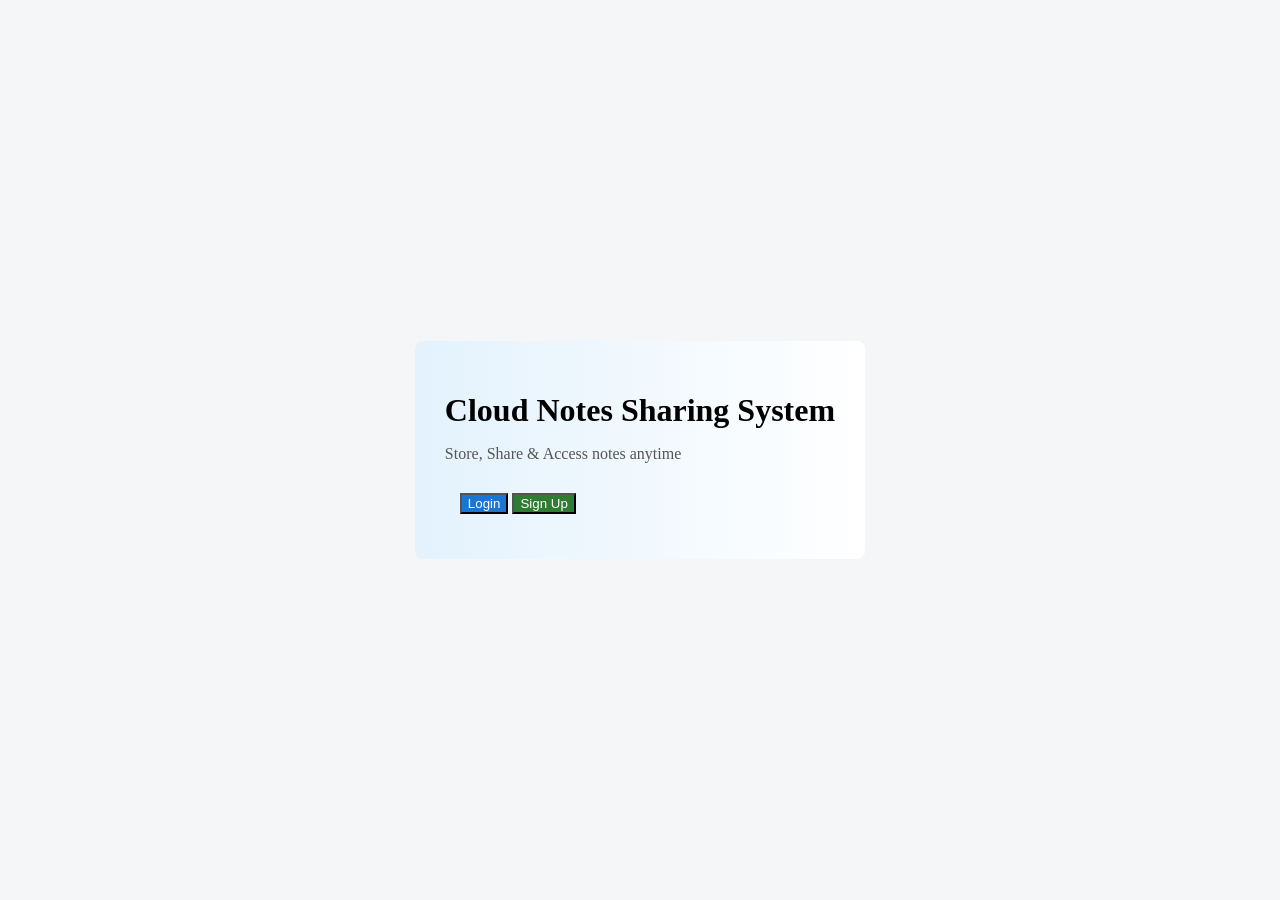
<file: Cloud - Notes/index.html>
<!DOCTYPE html>
<html lang="en">
<head>
    <meta charset="UTF-8">
    <title>Cloud Notes Sharing System</title>
    <link rel="stylesheet" href="style.css">
</head>

<body class="bg-container">

<div class="main-container">

    <h1 class="main-heading">Cloud Notes Sharing System</h1>
    <p class="main-para">Store, Share & Access notes anytime</p>

    <div class="button-group">
        <button class="btn login" onclick="goToLogin()">Login</button>
        <button class="btn Sign" onclick="goToSignup()">Sign Up</button>
    </div>

</div>

<script>
function goToLogin() {
    window.location.href = "login.html";
}

function goToSignup() {
    window.location.href = "signup.html";
}
</script>

</body>
</html>
</file>
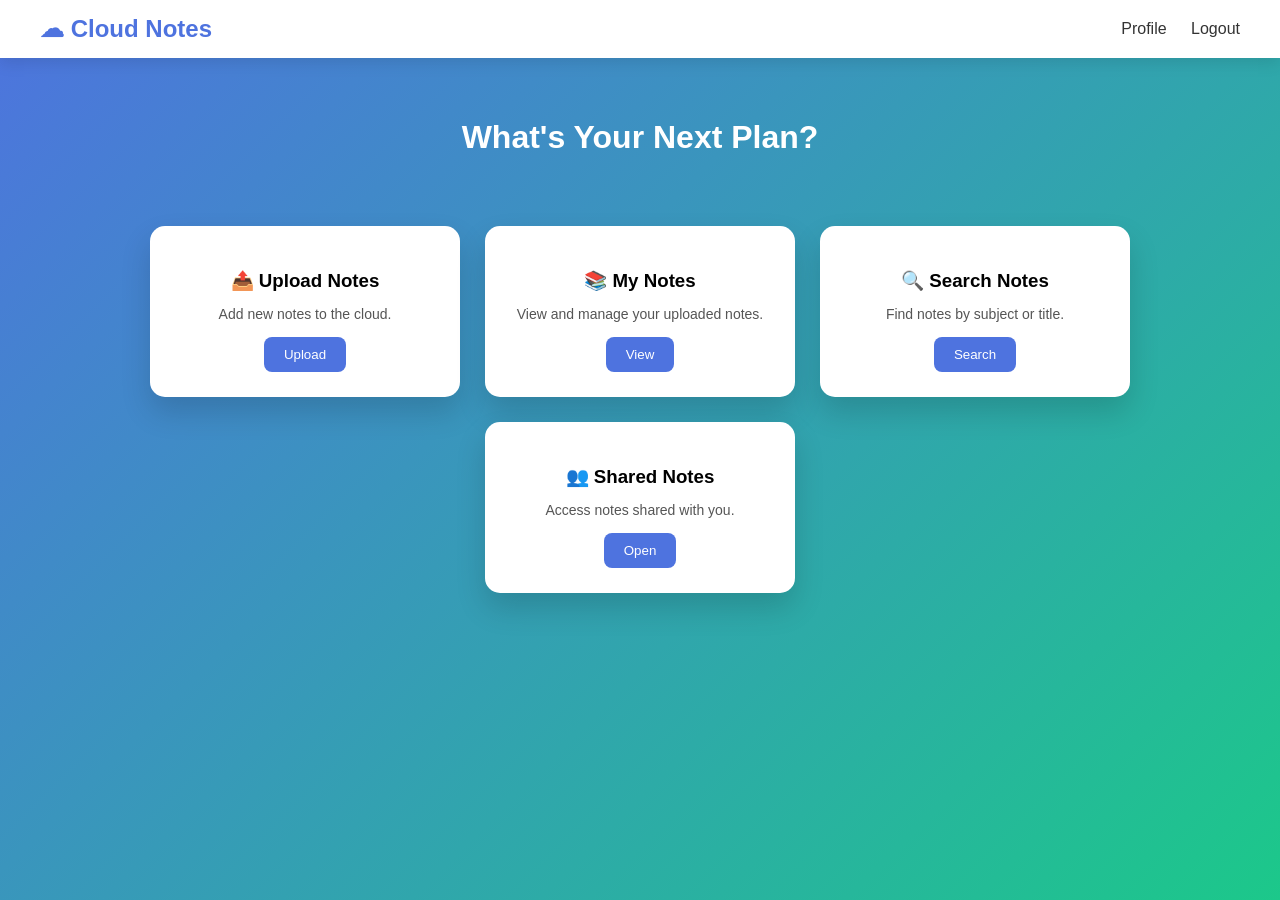
<file: Cloud - Notes/dashboard.html>
<!DOCTYPE html>
<html lang="en">
<head>
    <meta charset="UTF-8">
    <title>Dashboard | Cloud Notes</title>
    <link rel="stylesheet" href="style.css">
</head>
<body class="dashboard-body">

    <!-- Navbar -->
    <nav class="navbar">
        <h2>☁ Cloud Notes</h2>
        <div class="nav-links">
            <a href="#">Profile</a>
            <a href="loginPage.html">Logout</a>
        </div>
    </nav>

    <!-- Welcome Section -->
    <div class="welcome-section">
        <h1>What's Your Next Plan?</h1>

    </div>

    <!-- Dashboard Cards -->
    <div class="dashboard-container">

        <div class="card">
            <h3>📤 Upload Notes</h3>
            <p>Add new notes to the cloud.</p>
            <button onclick="location.href='upload.html'">Upload</button>
        </div>

        <div class="card">
            <h3>📚 My Notes</h3>
            <p>View and manage your uploaded notes.</p>
            <button>View</button>
        </div>

        <div class="card">
            <h3>🔍 Search Notes</h3>
            <p>Find notes by subject or title.</p>
            <button>Search</button>
        </div>

        <div class="card">
            <h3>👥 Shared Notes</h3>
            <p>Access notes shared with you.</p>
            <button>Open</button>
        </div>

    </div>

</body>
</html>
</file>
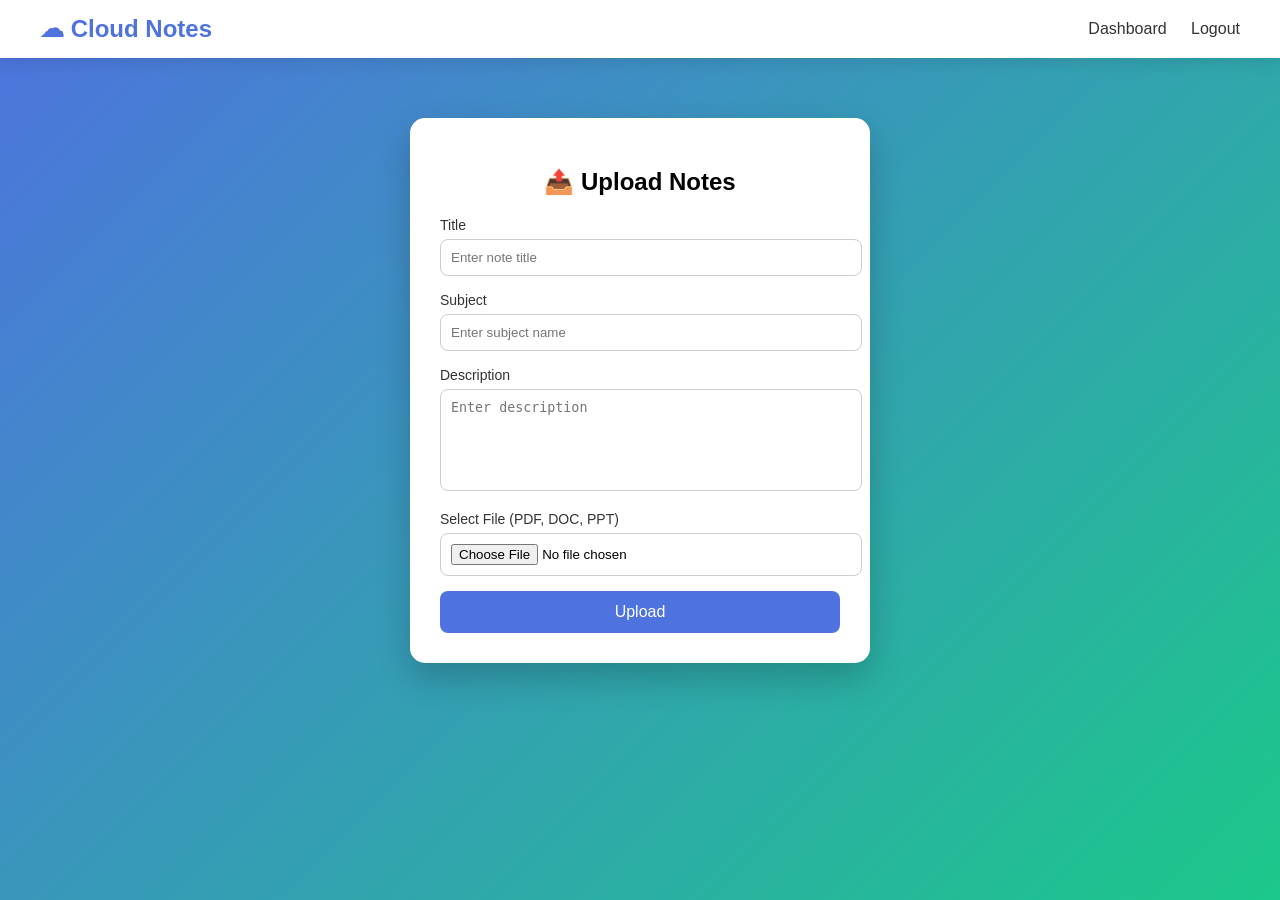
<file: Cloud - Notes/upload.html>
<!DOCTYPE html>
<html lang="en">
<head>
    <meta charset="UTF-8">
    <title>Upload Notes | Cloud Notes</title>
    <link rel="stylesheet" href="style.css">
</head>

<body class="upload-body">

    <!-- Navbar -->
    <nav class="navbar">
        <h2>☁ Cloud Notes</h2>
        <div class="nav-links">
            <a href="dashboard.html">Dashboard</a>
            <a href="loginPage.html">Logout</a>
        </div>
    </nav>

    <!-- Upload Card -->
    <div class="upload-container">
        <h2>📤 Upload Notes</h2>

        <form method="post" enctype="multipart/form-data">

            <div class="upload-group">
                <label>Title</label>
                <input type="text" name="title" placeholder="Enter note title" required>
            </div>

            <div class="upload-group">
                <label>Subject</label>
                <input type="text" name="subject" placeholder="Enter subject name" required>
            </div>

            <div class="upload-group">
                <label>Description</label>
                <textarea name="description" placeholder="Enter description"></textarea>
            </div>

            <div class="upload-group">
                <label>Select File (PDF, DOC, PPT)</label>
                <input type="file" name="file" required>
            </div>

            <button type="submit" class="upload-btn">Upload</button>

        </form>
    </div>

</body>
</html>
</file>
<file: Cloud - Notes/style.css>
.bg-container{
    background-color: #f4f6f8;
    background-size: cover;
    height:100vh;
    display: flex;
    justify-content: center;
    align-items: center;
}

.main-container{
    background: linear-gradient(to right, #e3f2fd, #ffffff) ;
    font-family: "Arial, sans-serif";
    padding: 30px;
    border-radius: 8px;
    align-items: center;
}

.main-heading{
    margin-bottom: 10px;
}

.main-para{
    color: #555;
    margin-bottom: 20px;
}

.button-group{
    padding: 10px;
    margin: 5px;
    border: none;
    font-size: 16px;
    cursor: pointer;
    border-radius: 6px;
    transition: transform 0.2s, background 0.3s;
}
.login{
    background: #1976d2;
    color: #ffffff;
}
.Sign{
    background: #2e7d32;
    color: #ffffff;
}

.btn:hover{
    transform: scale(1.05);
}

.modal{
    display: none;
    position: fixed;
    inset: 0;
    background: rgba(0,0,0,0.4);
}
.modal-content{
    background: #ffffff;
    width: 300px;
    margin: 120px auto;
    padding: 25px;
    border-radius: 8px;
}

.modal-content input{
    width: 100%;
    margin: 10px 0;
    padding: 8px;
}
.close{
    float: right;
    cursor:pointer;
}

.login-bg{
    background-color: #ffffff;
    align-items : center;
    height: 100%;
}


.container{
    background-color: #ffffff;
    align-items: center;
}
.page-title{
    margin-bottom: 20px;
   
}
.login-card{
    background : #ffffff;
    width : 360px;
    border-radius : 12px;
}
.card-header{
    background-color: linear-gradient(135deg, #6a5acd, #b84ac9);
    padding: 20px;
    color: #ffffff;
}

.card-header h2 {
    font-weight: 600;
}
.form{
    padding: 25px;
}
.input-group{
    margin-bottom: 15px;
}
.input-group input{
    width: 100%;
    padding: 12px 15px;
    border-radius: 25px;
    border: 1px solid #ddd;
    outline : none;
    font-size: 14px;
}
.options{
    font-size: 13px;
    margin-bottom: 20px;
}
.optins a{
    text-decoration: none;
    color: #6a5acd;
}
.login-btn{
    width: 100%;
    padding: 12px;
    border-radius: 25px;
    background: linear-gradient( 135deg, #6a5acd, #b84ac9);
    color: #ffffff;
    font-size: 16px;
    cursor  : pointer;
}
.login-btn:hover{
    opacity: 0.9;
}
.signup-text{
    margin-top: 15px;
    font-size: 14px;
}
.signup-text a{
    color: #6a5acd;
    text-decoration: none;
    font-weight: 600;
}


/* Remove default spacing */
body {
    margin: 0;
}

/* Full page background */
.loginbody {
    height: 100vh;
    display: flex;
    justify-content: center;
    align-items: center;
    background: linear-gradient(135deg, #4e73df, #1cc88a);
    font-family: Arial, sans-serif;
}

/* Login Card */
.loginPage-card {
    background: white;
    padding: 40px;
    width: 350px;
    border-radius: 15px;
    box-shadow: 0 15px 35px rgba(0,0,0,0.2);
    text-align: center;
}

/* Inputs */
.inputPage-box {
    margin-bottom: 15px;
}

.inputPage-box input {
    width: 100%;
    padding: 12px;
    border-radius: 8px;
    border: 1px solid #ccc;
    outline: none;
    transition: 0.3s;
}

.inputPage-box input:focus {
    border-color: #4e73df;
    box-shadow: 0 0 5px rgba(78,115,223,0.5);
}

/* Options */
.optionsPage {
    display: flex;
    justify-content: space-between;
    font-size: 14px;
    margin-bottom: 20px;
}

/* Button */
.loginPage-btn {
    width: 100%;
    padding: 12px;
    border: none;
    border-radius: 8px;
    background: #4e73df;
    color: white;
    font-size: 16px;
    cursor: pointer;
    transition: 0.3s;
}

.loginPage-btn:hover {
    background: #2e59d9;
}

/* Remove default spacing */
body {
    margin: 0;
}

/* Full Page Background */
.signupbody {
    height: 100vh;
    display: flex;
    justify-content: center;
    align-items: center;
    background: linear-gradient(135deg, #4e73df, #1cc88a);
    font-family: Arial, sans-serif;
}

/* Main Card Container */
.signup-container {
    background: white;
    padding: 40px;
    width: 380px;
    border-radius: 15px;
    box-shadow: 0 15px 35px rgba(0, 0, 0, 0.2);
}

/* Inner Section */
.signupPage {
    text-align: center;
}

/* Headings */
.signupPage h2 {
    margin: 5px 0;
    font-weight: 600;
}

/* Input Box */
.inputPage-box {
    margin-bottom: 15px;
    text-align: left;
}

/* Labels */
.inputPage-box label {
    font-size: 14px;
    color: #333;
}

/* Input Fields */
.inputPage-box input {
    width: 100%;
    padding: 12px;
    margin-top: 5px;
    border-radius: 8px;
    border: 1px solid #ccc;
    outline: none;
    transition: 0.3s;
}

/* Focus Effect */
.inputPage-box input:focus {
    border-color: #4e73df;
    box-shadow: 0 0 5px rgba(78,115,223,0.5);
}

/* Sign Up Button */
.signupPage-btn {
    width: 100%;
    padding: 12px;
    border: none;
    border-radius: 8px;
    background: #4e73df;
    color: white;
    font-size: 16px;
    cursor: pointer;
    transition: 0.3s;
    margin-top: 10px;
}

/* Button Hover */
.signupPage-btn:hover {
    background: #2e59d9;
}

/* Bottom Text */
.signup-text {
    margin-top: 15px;
    font-size: 14px;
    text-align: center;
}

/* Login Link */
.signup-text a {
    color: #4e73df;
    text-decoration: none;
    font-weight: 600;
}

.signup-text a:hover {
    text-decoration: underline;
}

/* ================= DASHBOARD PAGE ================= */

/* Dashboard Background */
.dashboard-body {
    min-height: 100vh;
    background: linear-gradient(135deg, #4e73df, #1cc88a);
    font-family: Arial, sans-serif;
}

/* Navbar */
.navbar {
    background: #ffffff;
    padding: 15px 40px;
    display: flex;
    justify-content: space-between;
    align-items: center;
    box-shadow: 0 5px 15px rgba(0,0,0,0.1);
}

.navbar h2 {
    margin: 0;
    color: #4e73df;
}

.nav-links a {
    margin-left: 20px;
    text-decoration: none;
    color: #333;
    font-weight: 500;
}

.nav-links a:hover {
    color: #4e73df;
}

/* Welcome Section */
.welcome-section {
    text-align: center;
    padding: 40px 20px;
    color: #ffffff;
}

.welcome-section h1 {
    margin-bottom: 10px;
}

/* Dashboard Cards Layout */
.dashboard-container {
    display: flex;
    justify-content: center;
    flex-wrap: wrap;
    gap: 25px;
    padding: 20px 40px 60px;
}

/* Card Design */
.card {
    background: #ffffff;
    width: 260px;
    padding: 25px;
    border-radius: 15px;
    text-align: center;
    box-shadow: 0 15px 30px rgba(0,0,0,0.15);
    transition: transform 0.3s ease;
}

.card:hover {
    transform: translateY(-8px);
}

.card h3 {
    margin-bottom: 10px;
}

.card p {
    font-size: 14px;
    color: #555;
    margin-bottom: 15px;
}

/* Card Button */
.card button {
    padding: 10px 20px;
    border: none;
    border-radius: 8px;
    background: #4e73df;
    color: #ffffff;
    cursor: pointer;
    transition: 0.3s;
}

.card button:hover {
    background: #2e59d9;
}

/* ================= UPLOAD PAGE ================= */

.upload-body {
    min-height: 100vh;
    background: linear-gradient(135deg, #4e73df, #1cc88a);
    font-family: Arial, sans-serif;
}

/* Upload Card */
.upload-container {
    background: #ffffff;
    width: 400px;
    margin: 60px auto;
    padding: 30px;
    border-radius: 15px;
    box-shadow: 0 15px 35px rgba(0,0,0,0.2);
}

.upload-container h2 {
    text-align: center;
    margin-bottom: 20px;
}

/* Form Groups */
.upload-group {
    margin-bottom: 15px;
}

.upload-group label {
    font-size: 14px;
    color: #333;
}

.upload-group input,
.upload-group textarea {
    width: 100%;
    padding: 10px;
    margin-top: 5px;
    border-radius: 8px;
    border: 1px solid #ccc;
    outline: none;
    transition: 0.3s;
}

.upload-group textarea {
    resize: none;
    height: 80px;
}

.upload-group input:focus,
.upload-group textarea:focus {
    border-color: #4e73df;
    box-shadow: 0 0 5px rgba(78,115,223,0.5);
}

/* Upload Button */
.upload-btn {
    width: 100%;
    padding: 12px;
    border: none;
    border-radius: 8px;
    background: #4e73df;
    color: #ffffff;
    font-size: 16px;
    cursor: pointer;
    transition: 0.3s;
}

.upload-btn:hover {
    background: #2e59d9;
}
</file>
